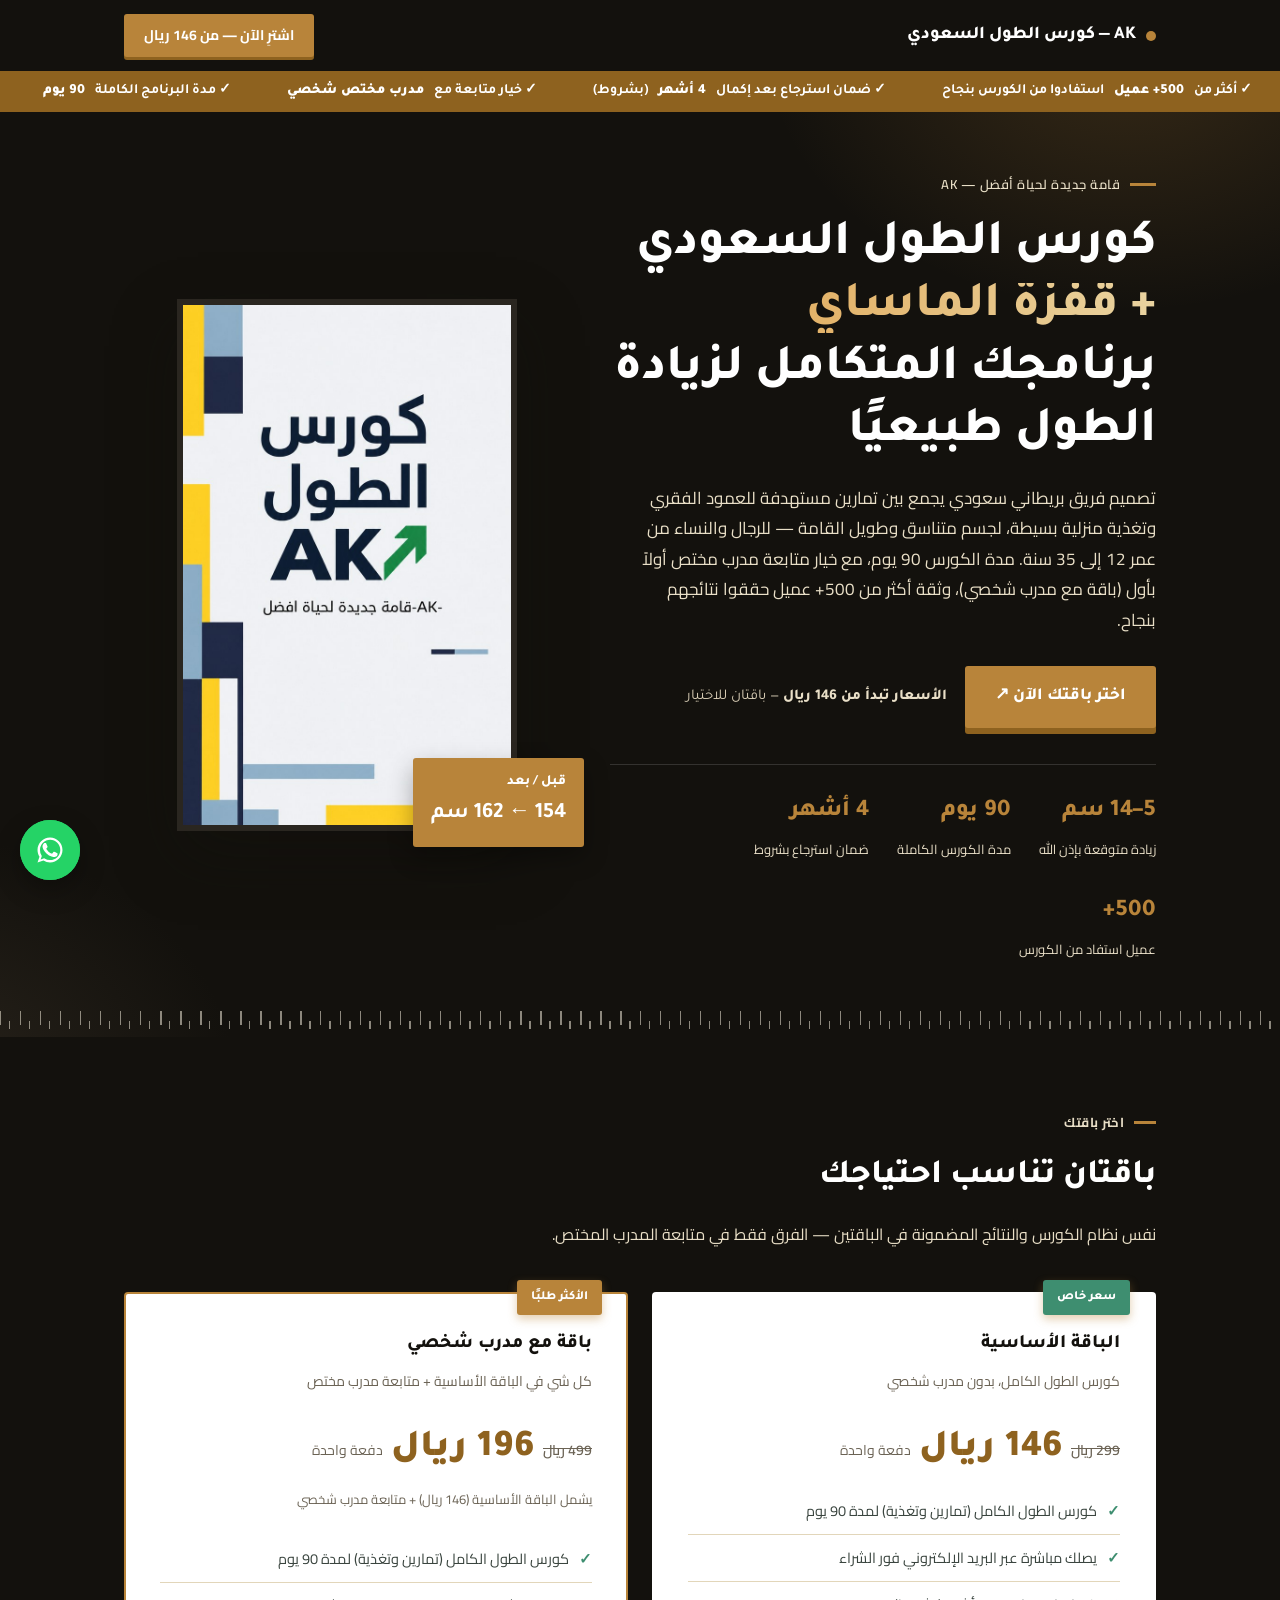
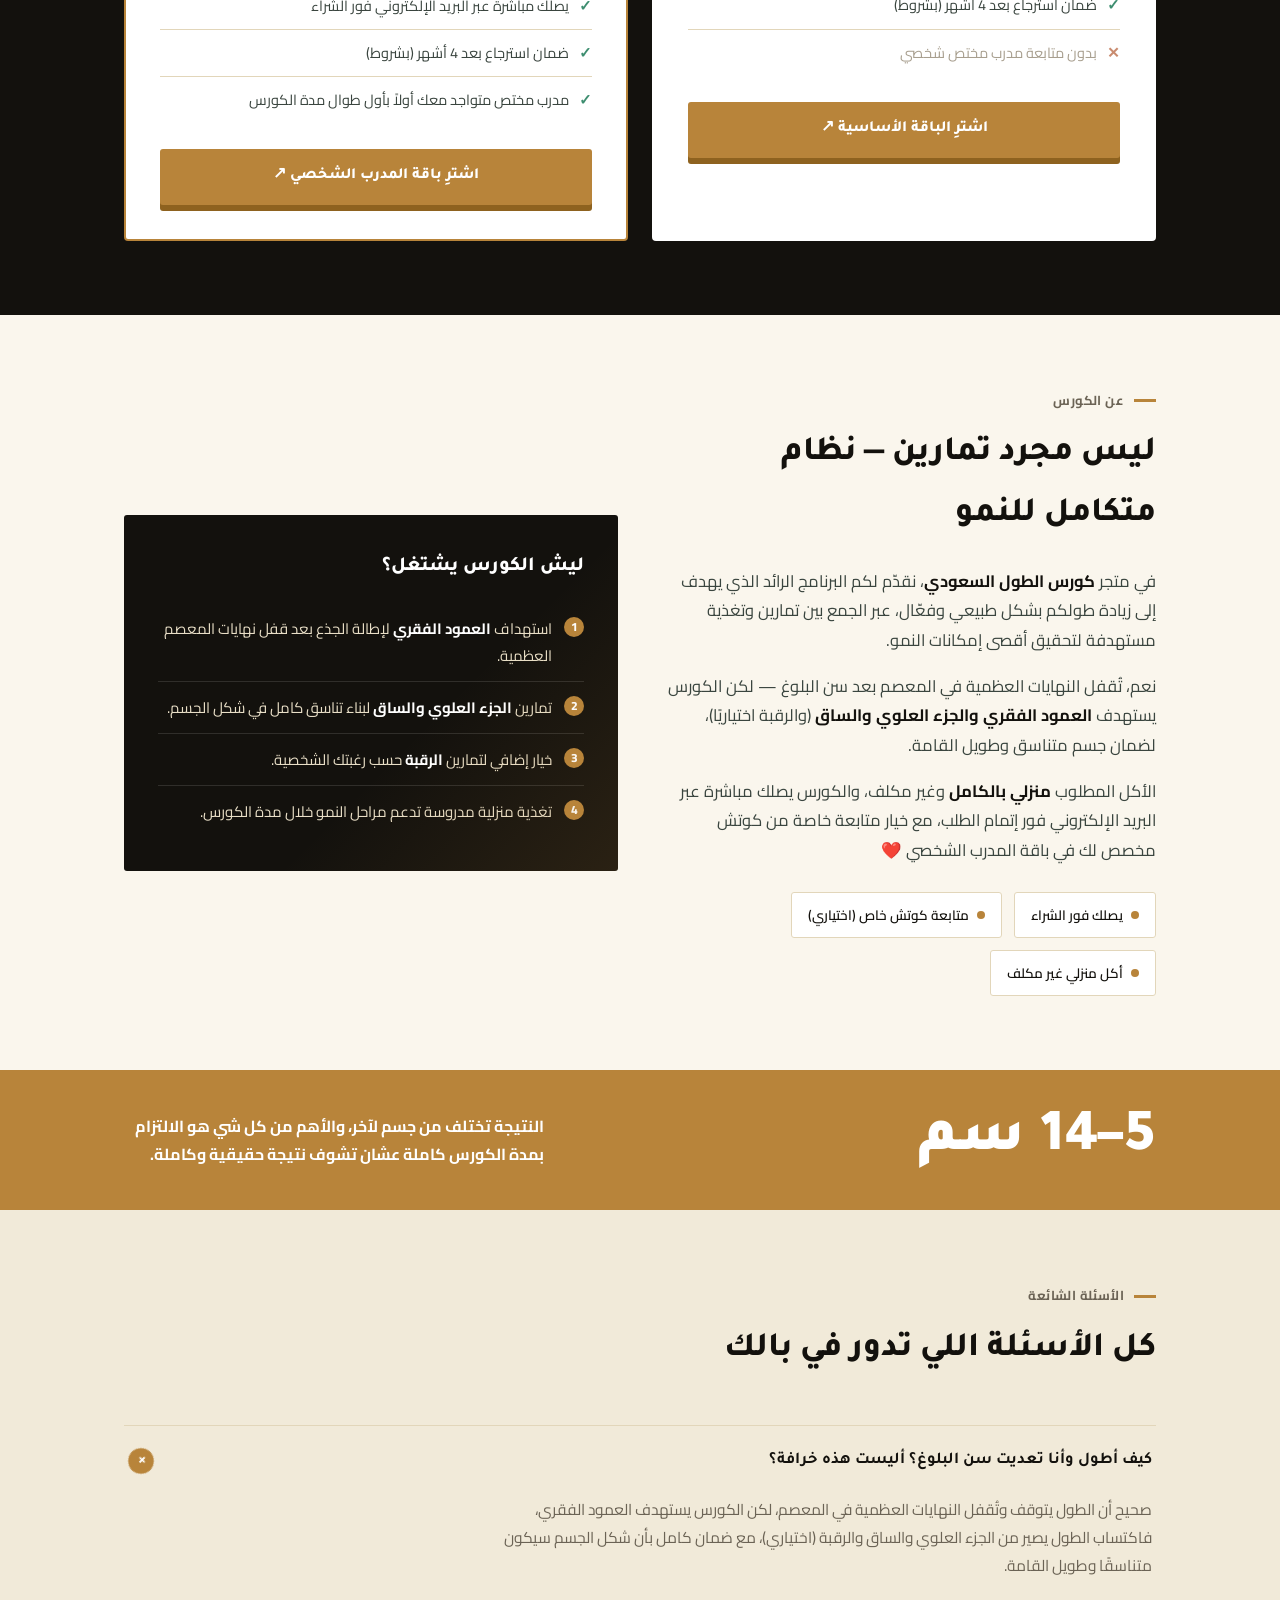
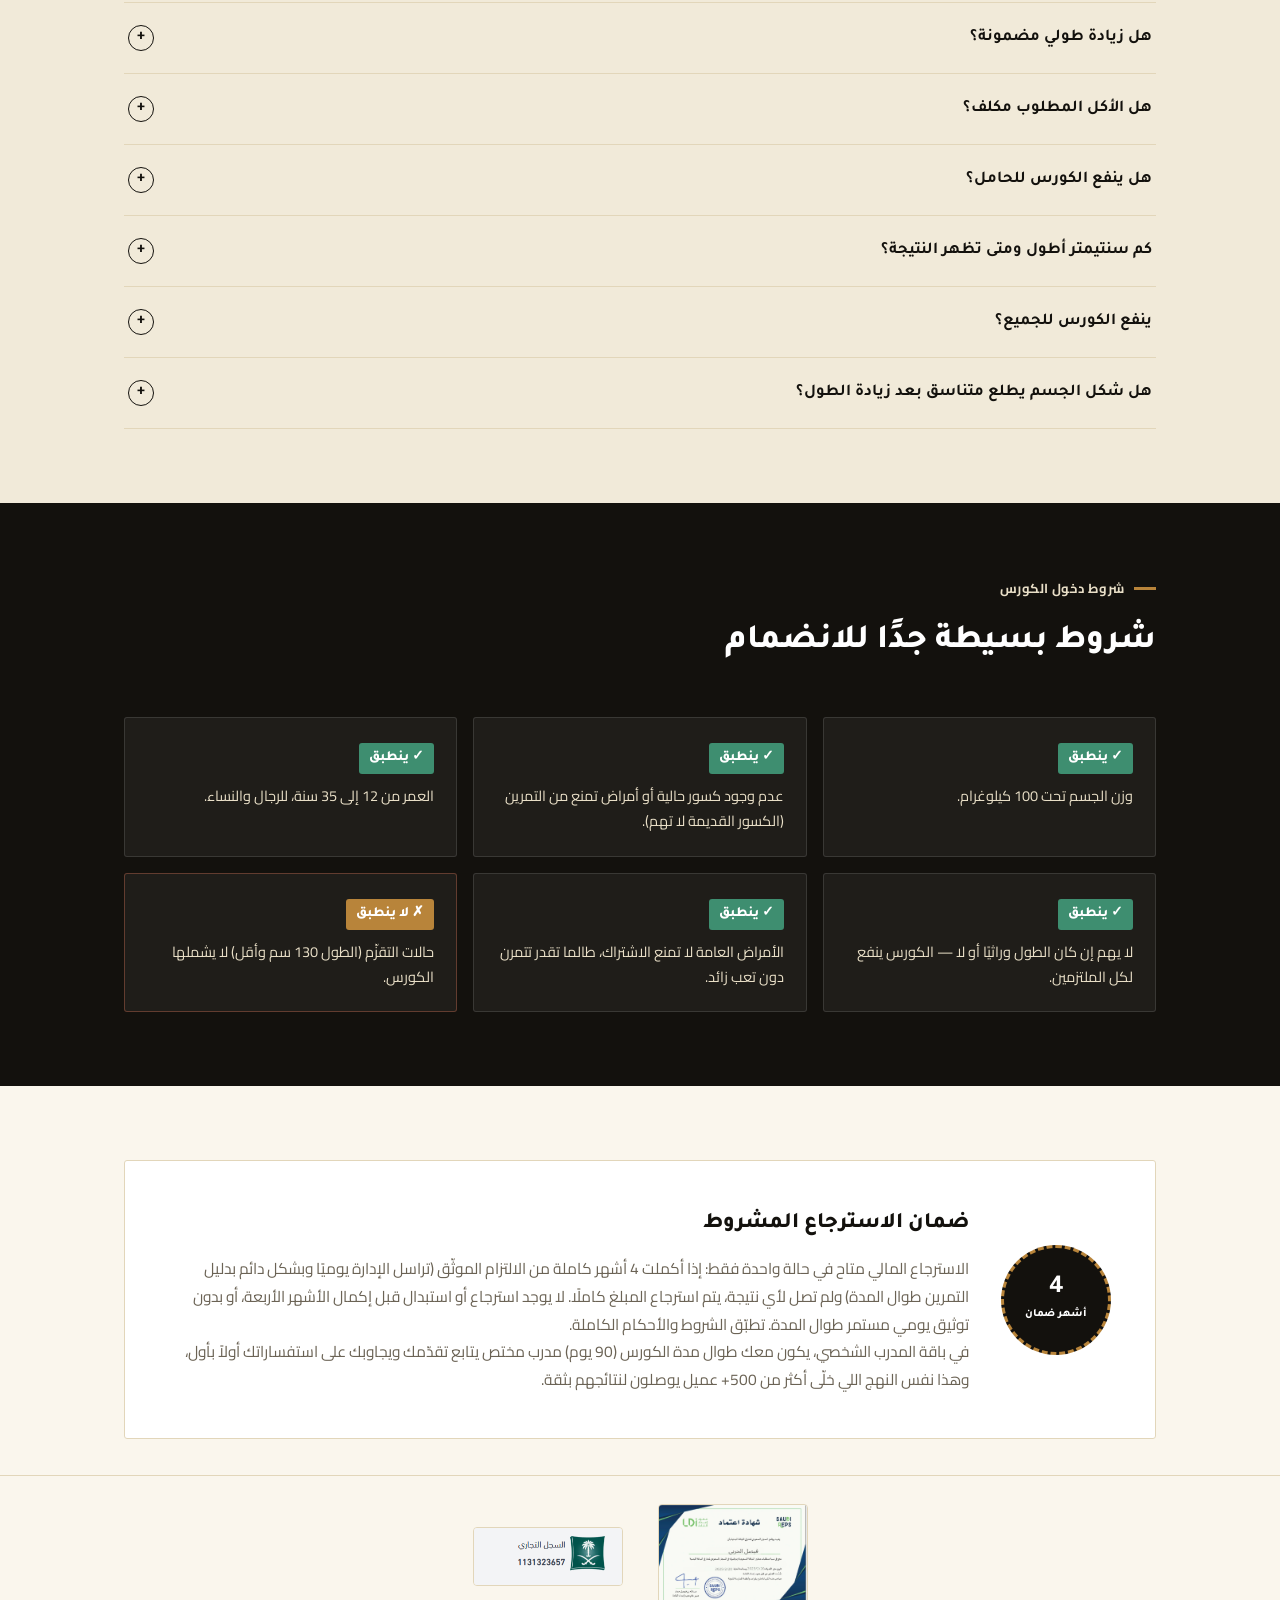
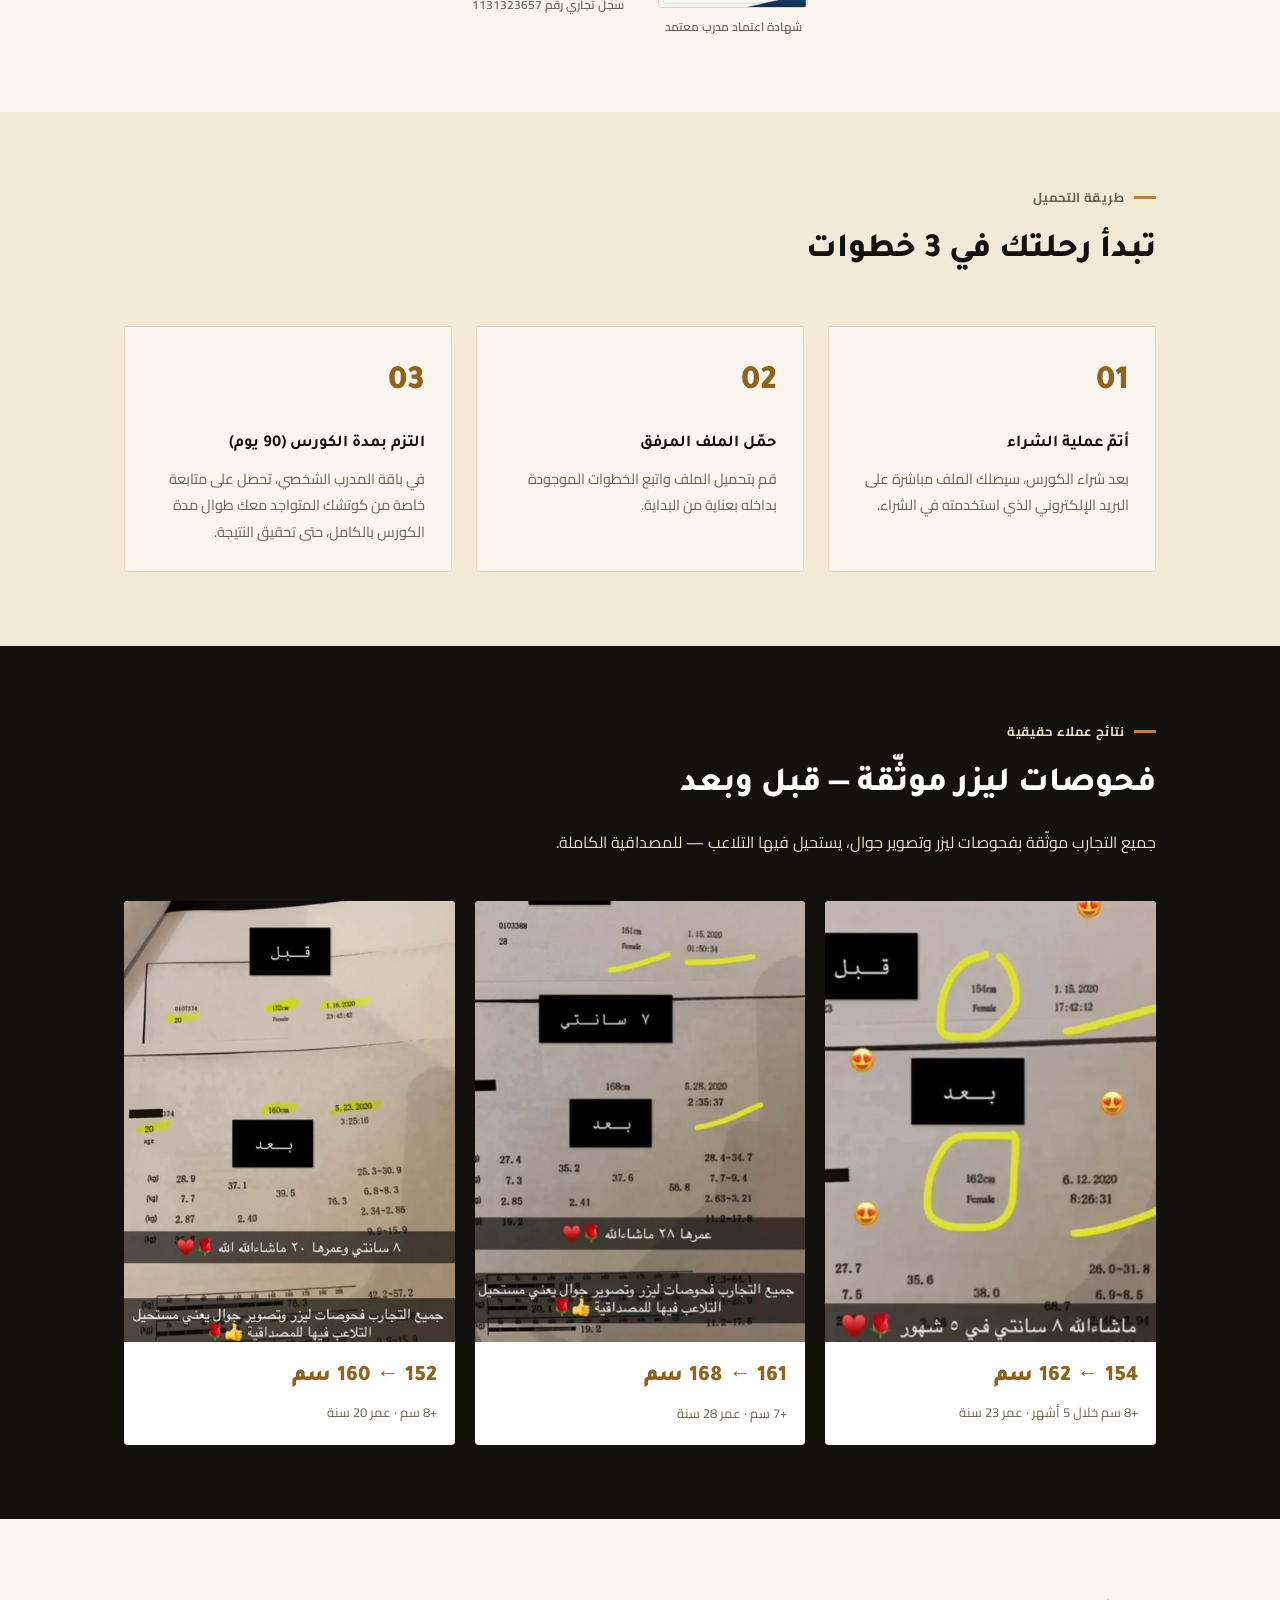
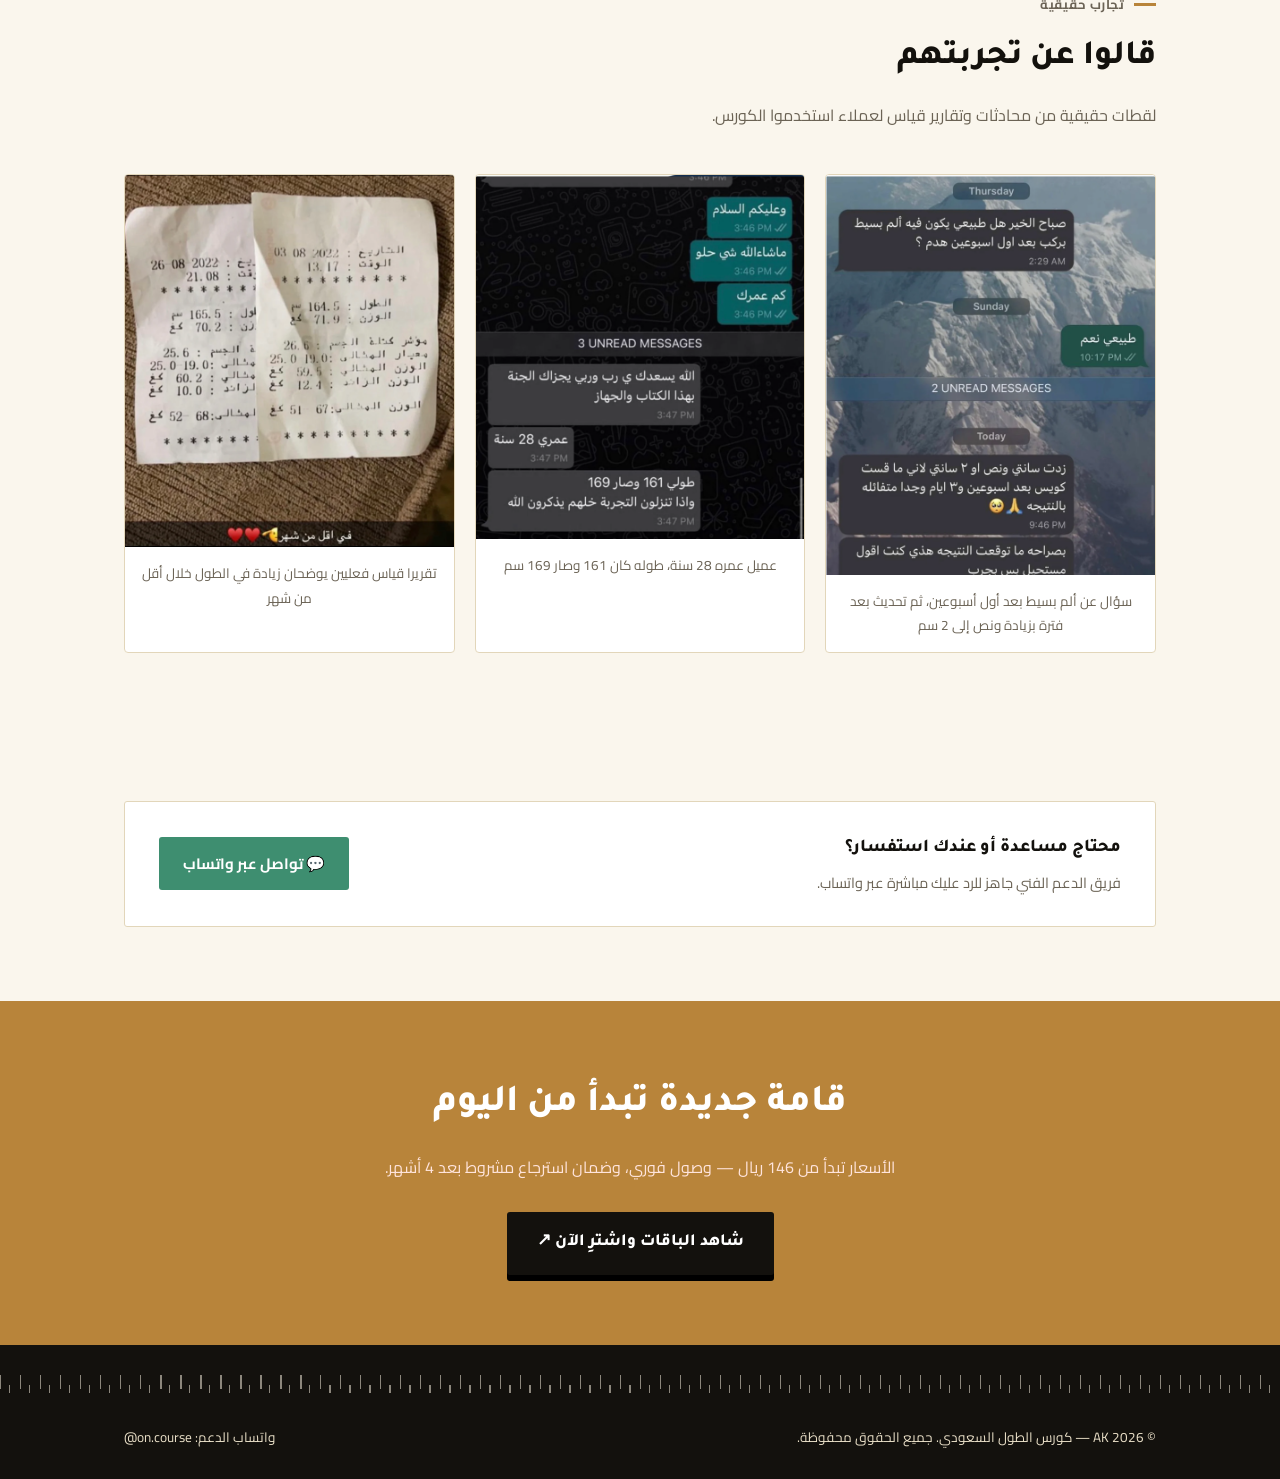
<file: index.html>
<!DOCTYPE html>
<html lang="ar" dir="rtl">
<head>
<!-- Google tag (gtag.js) -->
<script async src="https://www.googletagmanager.com/gtag/js?id=G-021H1Y3XEF"></script>
<script>
  window.dataLayer = window.dataLayer || [];
  function gtag(){dataLayer.push(arguments);}
  gtag('js', new Date());
  gtag('config', 'G-021H1Y3XEF');
</script>
<meta charset="UTF-8">
<meta name="viewport" content="width=device-width, initial-scale=1.0">
<title>كورس الطول السعودي + قفزة الماساي | AK</title>
<link rel="preconnect" href="https://fonts.googleapis.com">
<link rel="preconnect" href="https://fonts.gstatic.com" crossorigin>
<link href="https://fonts.googleapis.com/css2?family=Tajawal:wght@500;700;800;900&family=Cairo:wght@400;500;600;700&display=swap" rel="stylesheet">
<style>
  :root{
    --ink:#1C1A16;
    --teal:#2A2620;
    --teal-deep:#13110D;
    --teal-glow:#332C22;
    --coral:#B8843A;
    --coral-deep:#8E621F;
    --coral-glow:#E3B268;
    --sand:#F1EAD9;
    --paper:#FAF6ED;
    --gold:#8E621F;
    --gold-soft:#E9D3A0;
    --mint:#E9DFC7;
    --muted:#6b6355;
    --line:#e2d6ba;
    --shadow-sm:0 6px 18px rgba(19,17,13,.14);
    --shadow-md:0 16px 40px rgba(19,17,13,.22);
    --shadow-lg:0 26px 60px rgba(19,17,13,.34);
  }
  *{box-sizing:border-box; margin:0; padding:0;}
  html{scroll-behavior:smooth;}
  body{
    font-family:'Cairo', sans-serif;
    background:var(--sand);
    color:var(--ink);
    line-height:1.8;
    overflow-x:hidden;
  }
  h1,h2,h3,.display{font-family:'Tajawal', sans-serif; font-weight:800;}
  img{max-width:100%; display:block;}
  a{color:inherit;}
  .wrap{max-width:1080px; margin:0 auto; padding:0 24px;}

  .reveal{opacity:0; transform:translateY(44px) scale(.97); transition:opacity .8s cubic-bezier(.2,.7,.2,1), transform .8s cubic-bezier(.2,.7,.2,1);}
  .reveal.in-view{opacity:1; transform:translateY(0) scale(1);}
  .reveal-stagger.in-view > *{animation:fadeUp .6s cubic-bezier(.2,.7,.2,1) both;}
  .reveal-stagger.in-view > *:nth-child(1){animation-delay:.05s;}
  .reveal-stagger.in-view > *:nth-child(2){animation-delay:.15s;}
  .reveal-stagger.in-view > *:nth-child(3){animation-delay:.25s;}
  .reveal-stagger.in-view > *:nth-child(4){animation-delay:.35s;}
  .reveal-stagger.in-view > *:nth-child(5){animation-delay:.45s;}
  .reveal-stagger.in-view > *:nth-child(6){animation-delay:.55s;}
  @keyframes fadeUp{from{opacity:0; transform:translateY(22px);} to{opacity:1; transform:translateY(0);}}
  @media (prefers-reduced-motion: reduce){
    .reveal, .reveal-stagger > *{opacity:1 !important; transform:none !important; animation:none !important;}
  }

  .ruler{
    height:26px; position:relative; overflow:hidden;
    background-image:
      repeating-linear-gradient(90deg, var(--ink) 0 1.5px, transparent 1.5px 20px),
      repeating-linear-gradient(90deg, transparent 0 9px, var(--ink) 9px 10.5px, transparent 10.5px 20px);
    background-position:0 0, 0 10px;
    background-size:100% 14px, 100% 8px;
    background-repeat:repeat-x;
    opacity:.9;
  }
  .ruler.on-dark{
    background-image:
      repeating-linear-gradient(90deg, var(--sand) 0 1.5px, transparent 1.5px 20px),
      repeating-linear-gradient(90deg, transparent 0 9px, var(--sand) 9px 10.5px, transparent 10.5px 20px);
    background-position:0 0, 0 10px;
    background-size:100% 14px, 100% 8px;
    opacity:.55;
  }

  .marquee-banner{background:var(--coral-deep); color:#fff; overflow:hidden; white-space:nowrap; position:relative; z-index:51;}
  .marquee-track{display:inline-flex; white-space:nowrap; animation:marquee-scroll 22s linear infinite;}
  .marquee-track span{display:inline-flex; align-items:center; gap:10px; font-family:'Tajawal', sans-serif; font-weight:700; font-size:14px; padding:8px 28px;}
  .marquee-track span b{font-weight:900;}
  @keyframes marquee-scroll{
    from{transform:translateX(0);}
    to{transform:translateX(-50%);}
  }
  @media (prefers-reduced-motion: reduce){
    .marquee-track{animation:none;}
  }
  .topbar{position:sticky; top:0; z-index:50; background:var(--teal-deep); color:#fff; transition:box-shadow .25s ease, background .25s ease;}
  .topbar.scrolled{box-shadow:var(--shadow-md); background:var(--ink);}
  .topbar-inner{display:flex; align-items:center; justify-content:space-between; padding:14px 24px; max-width:1080px; margin:0 auto;}
  .brand{display:flex; align-items:center; gap:10px; font-family:'Tajawal'; font-weight:800; font-size:18px;}
  .brand .dot{width:10px; height:10px; background:var(--coral); border-radius:50%; box-shadow:0 0 0 0 rgba(184,132,58,.55); animation:dotPulse 2.4s ease-out infinite;}
  @keyframes dotPulse{
    0%{box-shadow:0 0 0 0 rgba(184,132,58,.55);}
    70%{box-shadow:0 0 0 9px rgba(184,132,58,0);}
    100%{box-shadow:0 0 0 0 rgba(184,132,58,0);}
  }
  .top-cta{background:var(--coral); color:#fff; font-weight:700; padding:9px 20px; border-radius:3px; font-size:14px; text-decoration:none; white-space:nowrap; transition:transform .15s ease, box-shadow .15s ease; box-shadow:0 3px 0 var(--coral-deep);}
  .top-cta:hover{transform:translateY(-2px); box-shadow:0 5px 12px rgba(184,132,58,.35);}
  .top-cta:active{transform:translateY(0); box-shadow:0 2px 0 var(--coral-deep);}

  .hero{background:var(--teal-deep); color:#fff; position:relative; overflow:hidden; padding:54px 0 0;}
  .hero::before{
    content:''; position:absolute; inset:0; pointer-events:none;
    background:
      radial-gradient(560px 420px at 88% -8%, rgba(184,132,58,.22), transparent 65%),
      radial-gradient(480px 380px at -6% 105%, rgba(51,44,34,.65), transparent 65%);
    animation:heroGlow 10s ease-in-out infinite alternate;
  }
  @keyframes heroGlow{
    from{ background-position:0 0, 0 0; opacity:.85; }
    to{ background-position:-30px 20px, 20px -20px; opacity:1; }
  }
  @media (prefers-reduced-motion: reduce){ .hero::before{animation:none;} }
  .hero .wrap{display:grid; grid-template-columns:1.1fr .9fr; gap:40px; align-items:center; position:relative; z-index:1;}
  .eyebrow{display:inline-flex; align-items:center; gap:10px; color:var(--mint); font-size:13px; letter-spacing:.5px; margin-bottom:18px; font-weight:600;}
  .eyebrow::before{content:''; width:26px; height:3px; background:var(--coral);}
  .hero h1{font-size:clamp(32px,4.5vw,50px); line-height:1.25; color:#fff; margin-bottom:18px;}
  .hero h1 em{color:var(--coral-glow); font-style:normal; background:linear-gradient(90deg, var(--coral-glow), var(--gold-soft)); -webkit-background-clip:text; background-clip:text; -webkit-text-fill-color:transparent;}
  .hero p.lead{color:var(--mint); font-size:17px; max-width:520px; margin-bottom:30px;}
  .hero-ctas{display:flex; align-items:center; gap:18px; flex-wrap:wrap; margin-bottom:36px;}

  .hero-copy > *{opacity:0; transform:translateY(24px); animation:heroIn .7s cubic-bezier(.2,.7,.2,1) forwards;}
  .hero-copy .eyebrow{animation-delay:.05s;}
  .hero-copy h1{animation-delay:.18s;}
  .hero-copy p.lead{animation-delay:.32s;}
  .hero-copy .hero-ctas{animation-delay:.46s;}
  .hero-copy .hero-stats{animation-delay:.6s;}
  @keyframes heroIn{to{opacity:1; transform:translateY(0);}}
  @media (prefers-reduced-motion: reduce){ .hero-copy > *{animation:none; opacity:1; transform:none;} }
  .btn-primary{display:inline-flex; align-items:center; gap:10px; background:var(--coral); color:#fff; font-family:'Tajawal'; font-weight:800; font-size:17px; padding:16px 30px; border-radius:3px; text-decoration:none; box-shadow:0 6px 0 var(--coral-deep); transition:transform .15s ease, box-shadow .15s ease; position:relative; overflow:hidden; isolation:isolate;}
  .btn-primary::before{
    content:''; position:absolute; inset:0; z-index:-1;
    background:linear-gradient(115deg, transparent 20%, rgba(255,255,255,.35) 45%, transparent 70%);
    transform:translateX(-120%); animation:btnShine 3.2s ease-in-out infinite;
  }
  @keyframes btnShine{ 0%,55%{transform:translateX(-120%);} 100%{transform:translateX(120%);} }
  .btn-primary:hover{transform:translateY(2px) scale(1.015); box-shadow:0 4px 0 var(--coral-deep), 0 10px 26px rgba(184,132,58,.35);}
  .btn-primary:active{transform:translateY(4px) scale(1); box-shadow:0 2px 0 var(--coral-deep);}
  @media (prefers-reduced-motion: reduce){ .btn-primary::before{animation:none;} }
  .price-tag{font-family:'Tajawal'; font-weight:800; font-size:15px; color:var(--mint);}
  .price-tag a{color:inherit; text-decoration:underline; text-underline-offset:3px;}

  .pricing{background:var(--teal-deep); color:#fff;}
  .pricing .section-head h2{color:#fff;}
  .pricing .section-head .kicker{color:var(--mint);}
  .pricing .section-head p{color:var(--mint);}
  .pricing-grid{display:grid; grid-template-columns:1fr 1fr; gap:24px;}
  .pricing-card{background:#fff; color:var(--ink); border-radius:4px; padding:34px; position:relative; border:2px solid transparent; transition:transform .25s ease, box-shadow .25s ease;}
  .pricing-card:hover{transform:translateY(-6px); box-shadow:var(--shadow-lg);}
  .pricing-card.featured{border-color:var(--coral);}
  .pricing-badge{position:absolute; top:-14px; right:24px; background:var(--coral); color:#fff; font-family:'Tajawal'; font-weight:800; font-size:12.5px; padding:6px 14px; border-radius:3px; box-shadow:0 4px 10px rgba(184,132,58,.4);}
  .pricing-name{font-family:'Tajawal'; font-weight:800; font-size:19px; color:var(--teal-deep); margin-bottom:6px;}
  .pricing-desc{color:var(--muted); font-size:14px; margin-bottom:22px;}
  .pricing-price{display:flex; align-items:baseline; gap:8px; margin-bottom:4px;}
  .pricing-price b{font-family:'Tajawal'; font-weight:900; font-size:38px; color:var(--coral-deep);}
  .pricing-price span{font-size:14px; color:var(--muted);}
  .pricing-old{font-size:16px; color:#a89f8f; text-decoration:line-through; font-weight:600;}
  .pricing-badge.static{background:#3E8E70;}
  .pricing-sar{font-size:13px; color:var(--muted); margin-bottom:24px;}
  .pricing-list{list-style:none; margin-bottom:26px;}
  .pricing-list li{display:flex; align-items:flex-start; gap:10px; padding:10px 0; border-top:1px solid var(--line); font-size:14.5px; color:#3a453f;}
  .pricing-list li:first-child{border-top:none;}
  .pricing-list li.off{color:#a89f8f;}
  .pricing-list .tick{color:#3E8E70; font-weight:800; flex:none;}
  .pricing-list .cross{color:#c98b6f; font-weight:800; flex:none;}
  .pricing-card .btn-primary{width:100%; justify-content:center; font-size:15.5px; padding:14px 20px;}
  @media (max-width:860px){ .pricing-grid{grid-template-columns:1fr;} }

  .hero-stats{display:flex; gap:28px; flex-wrap:wrap; padding-top:26px; border-top:1px solid rgba(255,255,255,.14);}
  .stat{transition:transform .2s ease;}
  .stat:hover{transform:translateY(-3px);}
  .stat b{display:block; font-family:'Tajawal'; font-weight:800; font-size:24px; color:var(--coral);}
  .stat span{font-size:13px; color:var(--mint);}

  .hero-art{position:relative; display:flex; justify-content:center; animation:heroFloat 5s ease-in-out infinite;}
  .hero-cover{width:100%; max-width:340px; border:6px solid var(--teal); box-shadow:var(--shadow-lg);}
  .hero-tick-badge{
    position:absolute; bottom:-16px; right:-14px; background:var(--coral); color:#fff;
    font-family:'Tajawal'; font-weight:800; font-size:14px; padding:12px 18px; border-radius:3px;
    box-shadow:0 10px 24px rgba(0,0,0,.3);
  }
  .hero-tick-badge b{font-size:22px; display:block;}
  @keyframes heroFloat{
    0%,100%{transform:translateY(0);}
    50%{transform:translateY(-10px);}
  }
  @media (prefers-reduced-motion: reduce){ .hero-art{animation:none;} }

  section{padding:74px 0;}
  .section-head{max-width:640px; margin-bottom:44px;}
  .section-head .kicker{display:flex; align-items:center; gap:10px; color:var(--muted); font-weight:700; font-size:13px; letter-spacing:.4px; margin-bottom:12px;}
  .section-head .kicker::before{content:''; width:22px; height:3px; background:var(--coral);}
  .section-head h2{font-size:clamp(24px,3vw,34px); color:var(--teal-deep);}
  .section-head p{color:var(--muted); margin-top:12px; font-size:16px;}

  .about{background:var(--paper);}
  .about-grid{display:grid; grid-template-columns:1fr 1fr; gap:44px; align-items:center;}
  .about-copy p{color:#3a453f; margin-bottom:16px; font-size:16.5px;}
  .about-copy strong{color:var(--teal-deep);}
  .badge-row{display:flex; gap:12px; margin-top:26px; flex-wrap:wrap;}
  .badge{background:#fff; border:1px solid var(--line); border-radius:3px; padding:10px 16px; font-size:13.5px; font-weight:600; color:var(--teal-deep); display:flex; align-items:center; gap:8px; transition:transform .2s ease, box-shadow .2s ease, border-color .2s ease;}
  .badge:hover{transform:translateY(-3px); box-shadow:var(--shadow-sm); border-color:var(--coral);}
  .badge .sq{width:8px; height:8px; background:var(--coral); border-radius:50%;}

  .growth-card{background:var(--teal-deep); color:#fff; padding:34px; border-radius:3px; position:relative; overflow:hidden; transition:transform .3s ease, box-shadow .3s ease;}
  .growth-card:hover{transform:translateY(-4px); box-shadow:var(--shadow-lg);}
  .growth-card::after{content:''; position:absolute; inset:0; background:linear-gradient(135deg, transparent 60%, rgba(184,132,58,.14));}
  .growth-card h3{font-size:20px; margin-bottom:18px; position:relative;}
  .growth-list{list-style:none; position:relative;}
  .growth-list li{display:flex; align-items:flex-start; gap:12px; padding:12px 0; border-top:1px solid rgba(255,255,255,.12); font-size:15px; color:var(--mint);}
  .growth-list li:first-child{border-top:none;}
  .growth-list li b{color:#fff; font-weight:700;}
  .growth-list .mark{width:20px; height:20px; min-width:20px; background:var(--coral); color:#fff; border-radius:50%; display:flex; align-items:center; justify-content:center; font-weight:800; font-size:12px; margin-top:2px;}

  .range-strip{background:var(--coral); color:#fff; padding:40px 0;}
  .range-inner{display:flex; align-items:center; justify-content:space-between; flex-wrap:wrap; gap:24px;}
  .range-num{font-family:'Tajawal'; font-weight:900; font-size:clamp(38px,6vw,60px); line-height:1;}
  .range-inner p{font-weight:700; font-size:16px; max-width:420px;}

  .faq-list{border-top:1px solid var(--line);}
  .faq-item{border-bottom:1px solid var(--line);}
  .faq-q{width:100%; text-align:right; background:none; border:none; cursor:pointer; display:flex; align-items:center; justify-content:space-between; gap:20px; padding:22px 4px; font-family:'Tajawal'; font-weight:700; font-size:16.5px; color:var(--teal-deep); transition:color .2s ease;}
  .faq-q:hover{color:var(--coral-deep);}
  .faq-q .plus{min-width:26px; height:26px; border:1.5px solid var(--teal-deep); border-radius:50%; display:flex; align-items:center; justify-content:center; font-size:16px; flex:none; transition:transform .2s ease, background .2s ease, color .2s ease;}
  .faq-item.open .faq-q .plus{background:var(--coral); border-color:var(--coral); color:#fff; transform:rotate(45deg);}
  .faq-a{max-height:0; overflow:hidden; transition:max-height .3s ease;}
  .faq-a p{padding:0 4px 22px; color:var(--muted); font-size:15.5px; max-width:680px;}

  .elig{background:var(--teal-deep); color:#fff;}
  .elig .section-head h2{color:#fff;}
  .elig .section-head p{color:var(--mint);}
  .elig .section-head .kicker{color:var(--mint);}
  .elig-grid{display:grid; grid-template-columns:repeat(3,1fr); gap:16px;}
  .elig-card{background:rgba(255,255,255,.05); border:1px solid rgba(255,255,255,.12); padding:22px; border-radius:3px; transition:transform .25s ease, background .25s ease, border-color .25s ease;}
  .elig-card:hover{transform:translateY(-5px); background:rgba(255,255,255,.09); border-color:rgba(255,255,255,.28);}
  .elig-card.no{border-color:rgba(227,120,90,.35);}
  .elig-icon{font-family:'Tajawal'; font-weight:800; font-size:14px; margin-bottom:10px; display:inline-block; padding:3px 10px; border-radius:3px;}
  .elig-card.yes .elig-icon{background:#3E8E70; color:#fff;}
  .elig-card.no .elig-icon{background:var(--coral); color:#fff;}
  .elig-card p{font-size:14.5px; color:var(--mint); line-height:1.7;}

  .guarantee{background:var(--paper);}
  .g-box{background:#fff; border:1px solid var(--line); border-radius:3px; padding:44px; display:grid; grid-template-columns:auto 1fr; gap:32px; align-items:center;}
  .g-badge{width:110px; height:110px; border-radius:50%; background:var(--teal-deep); color:#fff; display:flex; flex-direction:column; align-items:center; justify-content:center; font-family:'Tajawal'; font-weight:800; text-align:center; flex:none; border:3px dashed var(--coral); animation:spinSlow 16s linear infinite;}
  @keyframes spinSlow{from{border-style:dashed; transform:rotate(0deg);} to{transform:rotate(360deg);}}
  @media (prefers-reduced-motion: reduce){ .g-badge{animation:none;} }
  .g-badge b{font-size:26px; line-height:1;}
  .g-badge span{font-size:11px; margin-top:4px;}
  .g-box h3{font-size:22px; margin-bottom:10px; color:var(--teal-deep);}
  .g-box p{color:var(--muted); font-size:15.5px;}

  .steps-grid{display:grid; grid-template-columns:repeat(3,1fr); gap:24px;}
  .step-card{background:var(--paper); border:1px solid var(--line); padding:26px; border-radius:3px; position:relative; transition:transform .25s ease, box-shadow .25s ease, border-color .25s ease;}
  .step-card:hover{transform:translateY(-6px); box-shadow:var(--shadow-md); border-color:var(--coral);}
  .step-num{font-family:'Tajawal'; font-weight:900; font-size:34px; color:var(--gold); margin-bottom:14px;}
  .step-card h4{font-size:16.5px; margin-bottom:8px; color:var(--teal-deep); font-family:'Tajawal'; font-weight:700;}
  .step-card p{font-size:14.5px; color:var(--muted);}

  .results{background:var(--teal-deep); color:#fff;}
  .results .section-head h2{color:#fff;}
  .results .section-head .kicker{color:var(--mint);}
  .results .section-head p{color:var(--mint);}
  .results-grid{display:grid; grid-template-columns:repeat(3,1fr); gap:20px;}
  .result-card{background:#fff; border-radius:4px; overflow:hidden; color:var(--ink); transition:transform .3s ease, box-shadow .3s ease;}
  .result-card:hover{transform:translateY(-6px); box-shadow:var(--shadow-lg);}
  .result-card:hover .result-img{transform:scale(1.06);}
  .result-img{width:100%; aspect-ratio:3/4; object-fit:cover; display:block; transition:transform .5s ease;}
  .result-meta{padding:16px 18px 20px;}
  .result-delta{font-family:'Tajawal'; font-weight:900; font-size:22px; color:var(--coral-deep); margin-bottom:4px;}
  .result-sub{font-size:13px; color:var(--muted);}

  .testimonials{background:var(--paper);}
  .testimonial-grid{display:grid; grid-template-columns:repeat(3,1fr); gap:20px;}
  .testimonial-card{background:#fff; border:1px solid var(--line); border-radius:4px; overflow:hidden; transition:transform .3s ease, box-shadow .3s ease;}
  .testimonial-card:hover{transform:translateY(-6px); box-shadow:var(--shadow-lg);}
  .testimonial-img{width:100%; display:block;}
  .testimonial-cap{padding:14px 16px; font-size:13.5px; color:var(--muted); text-align:center;}

  .trust-bar{display:flex; align-items:center; justify-content:center; gap:34px; flex-wrap:wrap; margin-top:36px; padding-top:28px; border-top:1px solid var(--line);}
  .trust-item{display:flex; flex-direction:column; align-items:center; gap:8px; text-align:center;}
  .trust-item img{max-width:150px; border-radius:4px; border:1px solid var(--line);}
  .trust-item span{font-size:12px; color:var(--muted); font-weight:600;}

  .support{background:var(--paper);}
  .support-box{display:flex; align-items:center; justify-content:space-between; gap:24px; flex-wrap:wrap; background:#fff; border:1px solid var(--line); padding:30px 34px; border-radius:3px;}
  .support-box h3{font-size:18px; color:var(--teal-deep); margin-bottom:6px;}
  .support-box p{color:var(--muted); font-size:14.5px;}
  .wa-btn{display:inline-flex; align-items:center; gap:10px; background:#3E8E70; color:#fff; font-weight:700; font-size:15px; padding:13px 24px; border-radius:3px; text-decoration:none; flex:none; transition:transform .18s ease, box-shadow .18s ease;}
  .wa-btn:hover{transform:translateY(-2px); box-shadow:0 10px 22px rgba(62,142,112,.35);}

  .wa-float{
    position:fixed; left:20px; bottom:20px; z-index:60;
    width:60px; height:60px; border-radius:50%; background:#25D366; color:#fff;
    display:flex; align-items:center; justify-content:center; text-decoration:none;
    box-shadow:0 10px 26px rgba(0,0,0,.28);
    animation:waPop .5s cubic-bezier(.34,1.56,.64,1) .6s both;
  }
  .wa-float svg{width:30px; height:30px; position:relative; z-index:2;}
  .wa-float::before{
    content:''; position:absolute; inset:0; border-radius:50%; background:#25D366;
    animation:waRing 2.2s ease-out infinite;
  }
  .wa-float:hover{transform:scale(1.08);}
  .wa-tooltip{
    position:absolute; top:50%; left:calc(100% + 12px); transform:translateY(-50%);
    background:var(--ink); color:#fff; font-size:13px; font-weight:600; padding:8px 14px;
    border-radius:6px; white-space:nowrap; opacity:0; pointer-events:none; transition:opacity .2s ease, left .2s ease;
  }
  .wa-float:hover .wa-tooltip{opacity:1; left:calc(100% + 16px);}
  @keyframes waRing{
    0%{transform:scale(1); opacity:.55;}
    100%{transform:scale(1.9); opacity:0;}
  }
  @keyframes waPop{
    0%{transform:scale(0); opacity:0;}
    100%{transform:scale(1); opacity:1;}
  }
  @media (max-width:520px){
    .wa-float{width:54px; height:54px; left:14px; bottom:14px;}
    .wa-float svg{width:26px; height:26px;}
    .wa-tooltip{display:none;}
  }
  @media (prefers-reduced-motion: reduce){
    .wa-float{animation:none;}
    .wa-float::before{animation:none;}
  }

  .final-cta{background:var(--coral); text-align:center; padding:70px 0; position:relative; overflow:hidden; color:#fff;}
  .final-cta h2{font-size:clamp(26px,4vw,38px); margin-bottom:14px;}
  .final-cta p{color:#ffe4dc; margin-bottom:30px; font-size:16px;}
  .final-cta .btn-primary{background:var(--teal-deep); box-shadow:0 6px 0 #000000;}
  .final-cta .btn-primary:hover{box-shadow:0 4px 0 #000000;}

  footer{background:var(--teal-deep); color:var(--mint); padding:30px 0; font-size:13.5px;}
  .footer-inner{display:flex; justify-content:space-between; align-items:center; flex-wrap:wrap; gap:12px;}

  @media (max-width:860px){
    .hero .wrap{grid-template-columns:1fr; text-align:center;}
    .eyebrow, .hero-ctas{justify-content:center;}
    .hero p.lead{margin-left:auto; margin-right:auto;}
    .hero-stats{justify-content:center;}
    .hero-art{order:-1;}
    .about-grid{grid-template-columns:1fr;}
    .elig-grid{grid-template-columns:1fr 1fr;}
    .steps-grid{grid-template-columns:1fr;}
    .results-grid{grid-template-columns:1fr;}
    .g-box{grid-template-columns:1fr; text-align:center; justify-items:center;}
    .support-box{flex-direction:column; text-align:center;}
  }
  @media (max-width:520px){
    .elig-grid{grid-template-columns:1fr;}
    .top-cta{display:none;}
  }
  @media (prefers-reduced-motion: reduce){
    *{transition:none !important; scroll-behavior:auto !important;}
  }
</style>
</head>
<body>

<div class="topbar">
  <div class="topbar-inner">
    <div class="brand"><span class="dot"></span> AK — كورس الطول السعودي</div>
    <a class="top-cta" href="#pricing">اشترِ الآن — من 146 ريال</a>
  </div>
</div>

<div class="marquee-banner">
  <div class="marquee-track">
    <span>✓ أكثر من <b>500+ عميل</b> استفادوا من الكورس بنجاح</span>
    <span>✓ ضمان استرجاع بعد إكمال <b>4 أشهر</b> (بشروط)</span>
    <span>✓ خيار متابعة مع <b>مدرب مختص شخصي</b></span>
    <span>✓ مدة البرنامج الكاملة <b>90 يوم</b></span>
    <span>✓ أكثر من <b>500+ عميل</b> استفادوا من الكورس بنجاح</span>
    <span>✓ ضمان استرجاع بعد إكمال <b>4 أشهر</b> (بشروط)</span>
    <span>✓ خيار متابعة مع <b>مدرب مختص شخصي</b></span>
    <span>✓ مدة البرنامج الكاملة <b>90 يوم</b></span>
  </div>
</div>

<section class="hero">
  <div class="wrap">
    <div class="hero-copy">
      <div class="eyebrow">قامة جديدة لحياة أفضل — AK</div>
      <h1>كورس الطول السعودي <em>+ قفزة الماساي</em><br>برنامجك المتكامل لزيادة الطول طبيعيًا</h1>
      <p class="lead">تصميم فريق بريطاني سعودي يجمع بين تمارين مستهدفة للعمود الفقري وتغذية منزلية بسيطة، لجسم متناسق وطويل القامة — للرجال والنساء من عمر 12 إلى 35 سنة. مدة الكورس 90 يوم، مع خيار متابعة مدرب مختص أولاً بأول (باقة مع مدرب شخصي)، وثقة أكثر من 500+ عميل حققوا نتائجهم بنجاح.</p>
      <div class="hero-ctas">
        <a class="btn-primary" href="#pricing">اختر باقتك الآن ↗</a>
        <div class="price-tag">الأسعار تبدأ من 146 ريال <span style="font-weight:400;color:#d8cdb5;">— باقتان للاختيار</span></div>
      </div>
      <div class="hero-stats">
        <div class="stat"><b>5–14 سم</b><span>زيادة متوقعة بإذن الله</span></div>
        <div class="stat"><b>90 يوم</b><span>مدة الكورس الكاملة</span></div>
        <div class="stat"><b>4 أشهر</b><span>ضمان استرجاع بشروط</span></div>
        <div class="stat"><b>500+</b><span>عميل استفاد من الكورس</span></div>
      </div>
    </div>
    <div class="hero-art">
      <img class="hero-cover" src="[data-uri]" alt="غلاف كورس الطول AK">
      <div class="hero-tick-badge">قبل / بعد<b>154 ← 162 سم</b></div>
    </div>
  </div>
  <div class="ruler on-dark" style="margin-top:48px;"></div>
</section>

<section class="pricing" id="pricing">
  <div class="wrap">
    <div class="section-head reveal">
      <div class="kicker">اختر باقتك</div>
      <h2>باقتان تناسب احتياجك</h2>
      <p>نفس نظام الكورس والنتائج المضمونة في الباقتين — الفرق فقط في متابعة المدرب المختص.</p>
    </div>
    <div class="pricing-grid reveal-stagger reveal">
      <div class="pricing-card">
        <div class="pricing-badge static">سعر خاص</div>
        <div class="pricing-name">الباقة الأساسية</div>
        <div class="pricing-desc">كورس الطول الكامل، بدون مدرب شخصي</div>
        <div class="pricing-price"><span class="pricing-old">299 ريال</span><b>146 ريال</b><span>دفعة واحدة</span></div>
        <ul class="pricing-list">
          <li><span class="tick">✓</span><span>كورس الطول الكامل (تمارين وتغذية) لمدة 90 يوم</span></li>
          <li><span class="tick">✓</span><span>يصلك مباشرة عبر البريد الإلكتروني فور الشراء</span></li>
          <li><span class="tick">✓</span><span>ضمان استرجاع بعد 4 أشهر (بشروط)</span></li>
          <li class="off"><span class="cross">✕</span><span>بدون متابعة مدرب مختص شخصي</span></li>
        </ul>
        <a class="btn-primary" href="https://courseon.gumroad.com/l/iwwwb?wanted=true" target="_blank" rel="noopener">اشترِ الباقة الأساسية ↗</a>
      </div>
      <div class="pricing-card featured">
        <div class="pricing-badge">الأكثر طلبًا</div>
        <div class="pricing-name">باقة مع مدرب شخصي</div>
        <div class="pricing-desc">كل شي في الباقة الأساسية + متابعة مدرب مختص</div>
        <div class="pricing-price"><span class="pricing-old">499 ريال</span><b>196 ريال</b><span>دفعة واحدة</span></div>
        <div class="pricing-sar">يشمل الباقة الأساسية (146 ريال) + متابعة مدرب شخصي</div>
        <ul class="pricing-list">
          <li><span class="tick">✓</span><span>كورس الطول الكامل (تمارين وتغذية) لمدة 90 يوم</span></li>
          <li><span class="tick">✓</span><span>يصلك مباشرة عبر البريد الإلكتروني فور الشراء</span></li>
          <li><span class="tick">✓</span><span>ضمان استرجاع بعد 4 أشهر (بشروط)</span></li>
          <li><span class="tick">✓</span><span>مدرب مختص متواجد معك أولاً بأول طوال مدة الكورس</span></li>
        </ul>
        <a class="btn-primary" href="https://courseon.gumroad.com/l/fyykqd?wanted=true" target="_blank" rel="noopener">اشترِ باقة المدرب الشخصي ↗</a>
      </div>
    </div>
  </div>
</section>

<section class="about">
  <div class="wrap">
    <div class="about-grid reveal">
      <div class="about-copy">
        <div class="section-head reveal" style="margin-bottom:20px;">
          <div class="kicker">عن الكورس</div>
          <h2>ليس مجرد تمارين — نظام متكامل للنمو</h2>
        </div>
        <p>في متجر <strong>كورس الطول السعودي</strong>، نقدّم لكم البرنامج الرائد الذي يهدف إلى زيادة طولكم بشكل طبيعي وفعّال، عبر الجمع بين تمارين وتغذية مستهدفة لتحقيق أقصى إمكانات النمو.</p>
        <p>نعم، تُقفل النهايات العظمية في المعصم بعد سن البلوغ — لكن الكورس يستهدف <strong>العمود الفقري والجزء العلوي والساق</strong> (والرقبة اختياريًا)، لضمان جسم متناسق وطويل القامة.</p>
        <p>الأكل المطلوب <strong>منزلي بالكامل</strong> وغير مكلف، والكورس يصلك مباشرة عبر البريد الإلكتروني فور إتمام الطلب، مع خيار متابعة خاصة من كوتش مخصص لك في باقة المدرب الشخصي ❤️</p>
        <div class="badge-row">
          <div class="badge"><span class="sq"></span> يصلك فور الشراء</div>
          <div class="badge"><span class="sq"></span> متابعة كوتش خاص (اختياري)</div>
          <div class="badge"><span class="sq"></span> أكل منزلي غير مكلف</div>
        </div>
      </div>
      <div class="growth-card">
        <h3>ليش الكورس يشتغل؟</h3>
        <ul class="growth-list">
          <li><span class="mark">1</span><span>استهداف <b>العمود الفقري</b> لإطالة الجذع بعد قفل نهايات المعصم العظمية.</span></li>
          <li><span class="mark">2</span><span>تمارين <b>الجزء العلوي والساق</b> لبناء تناسق كامل في شكل الجسم.</span></li>
          <li><span class="mark">3</span><span>خيار إضافي لتمارين <b>الرقبة</b> حسب رغبتك الشخصية.</span></li>
          <li><span class="mark">4</span><span>تغذية منزلية مدروسة تدعم مراحل النمو خلال مدة الكورس.</span></li>
        </ul>
      </div>
    </div>
  </div>
</section>

<div class="range-strip">
  <div class="wrap range-inner reveal">
    <div class="range-num">5–14 سم</div>
    <p>النتيجة تختلف من جسم لآخر، والأهم من كل شي هو الالتزام بمدة الكورس كاملة عشان تشوف نتيجة حقيقية وكاملة.</p>
  </div>
</div>

<section class="faq">
  <div class="wrap">
    <div class="section-head reveal">
      <div class="kicker">الأسئلة الشائعة</div>
      <h2>كل الأسئلة اللي تدور في بالك</h2>
    </div>
    <div class="faq-list reveal" id="faqList">

      <div class="faq-item open">
        <button class="faq-q"><span>كيف أطول وأنا تعديت سن البلوغ؟ أليست هذه خرافة؟</span><span class="plus">+</span></button>
        <div class="faq-a"><p>صحيح أن الطول يتوقف وتُقفل النهايات العظمية في المعصم، لكن الكورس يستهدف العمود الفقري، فاكتساب الطول يصير من الجزء العلوي والساق والرقبة (اختياري)، مع ضمان كامل بأن شكل الجسم سيكون متناسقًا وطويل القامة.</p></div>
      </div>

      <div class="faq-item">
        <button class="faq-q"><span>هل زيادة طولي مضمونة؟</span><span class="plus">+</span></button>
        <div class="faq-a"><p>بإذن الله نعم، في حال اتباع الكورس بالشكل الصحيح والالتزام بمدته كاملة.</p></div>
      </div>

      <div class="faq-item">
        <button class="faq-q"><span>هل الأكل المطلوب مكلف؟</span><span class="plus">+</span></button>
        <div class="faq-a"><p>لا، كله أكل منزلي بسيط ومتوفر.</p></div>
      </div>

      <div class="faq-item">
        <button class="faq-q"><span>هل ينفع الكورس للحامل؟</span><span class="plus">+</span></button>
        <div class="faq-a"><p>لا، الأفضل حاليًا أخذ العرض الموجود على أن تبدأ بعد الولادة مباشرة.</p></div>
      </div>

      <div class="faq-item">
        <button class="faq-q"><span>كم سنتيمتر أطول ومتى تظهر النتيجة؟</span><span class="plus">+</span></button>
        <div class="faq-a"><p>من 5 سم كحد أدنى إلى 10–14 سم بإذن الله، والنتيجة تختلف من جسم لآخر. الأهم من هذا كله هو الالتزام بمدة الكورس كاملة عشان تشوف نتيجة كاملة.</p></div>
      </div>

      <div class="faq-item">
        <button class="faq-q"><span>ينفع الكورس للجميع؟</span><span class="plus">+</span></button>
        <div class="faq-a"><p>نعم بإذن الله، للرجال والنساء، وبغض النظر عن كون الطول وراثيًا أو لا — الكورس ينفع لكل من يلتزم.</p></div>
      </div>

      <div class="faq-item">
        <button class="faq-q"><span>هل شكل الجسم يطلع متناسق بعد زيادة الطول؟</span><span class="plus">+</span></button>
        <div class="faq-a"><p>نعم، متناسق تمامًا، ولا يوجد أي حالة اشتكت من عدم تناسق الجسم بعد زيادة الطول والحمد لله.</p></div>
      </div>

    </div>
  </div>
</section>

<section class="elig">
  <div class="wrap">
    <div class="section-head reveal">
      <div class="kicker">شروط دخول الكورس</div>
      <h2>شروط بسيطة جدًا للانضمام</h2>
    </div>
    <div class="elig-grid reveal-stagger reveal">
      <div class="elig-card yes"><span class="elig-icon">✓ ينطبق</span><p>وزن الجسم تحت 100 كيلوغرام.</p></div>
      <div class="elig-card yes"><span class="elig-icon">✓ ينطبق</span><p>عدم وجود كسور حالية أو أمراض تمنع من التمرين (الكسور القديمة لا تهم).</p></div>
      <div class="elig-card yes"><span class="elig-icon">✓ ينطبق</span><p>العمر من 12 إلى 35 سنة، للرجال والنساء.</p></div>
      <div class="elig-card yes"><span class="elig-icon">✓ ينطبق</span><p>لا يهم إن كان الطول وراثيًا أو لا — الكورس ينفع لكل الملتزمين.</p></div>
      <div class="elig-card yes"><span class="elig-icon">✓ ينطبق</span><p>الأمراض العامة لا تمنع الاشتراك، طالما تقدر تتمرن دون تعب زائد.</p></div>
      <div class="elig-card no"><span class="elig-icon">✗ لا ينطبق</span><p>حالات التقزّم (الطول 130 سم وأقل) لا يشملها الكورس.</p></div>
    </div>
  </div>
</section>

<section class="guarantee">
  <div class="wrap">
    <div class="g-box reveal">
      <div class="g-badge"><b>4</b><span>أشهر ضمان</span></div>
      <div>
        <h3>ضمان الاسترجاع المشروط</h3>
        <p>الاسترجاع المالي متاح في حالة واحدة فقط: إذا أكملت 4 أشهر كاملة من الالتزام الموثّق (تراسل الإدارة يوميًا وبشكل دائم بدليل التمرين طوال المدة) ولم تصل لأي نتيجة، يتم استرجاع المبلغ كاملًا. لا يوجد استرجاع أو استبدال قبل إكمال الأشهر الأربعة، أو بدون توثيق يومي مستمر طوال المدة. تطبّق الشروط والأحكام الكاملة.</p>
        <p>في باقة المدرب الشخصي، يكون معك طوال مدة الكورس (90 يوم) مدرب مختص يتابع تقدّمك ويجاوبك على استفساراتك أولاً بأول، وهذا نفس النهج اللي خلّى أكثر من 500+ عميل يوصلون لنتائجهم بثقة.</p>
      </div>
    </div>
  </div>

      <div class="trust-bar">
        <div class="trust-item">
          <img src="images/img-2.png" alt="شهادة اعتماد المدرب">
          <span>شهادة اعتماد مدرب معتمد</span>
        </div>
        <div class="trust-item">
          <img src="images/img-3.png" alt="السجل التجاري">
          <span>سجل تجاري رقم 1131323657</span>
        </div>
      </div>
</section>

<section class="steps">
  <div class="wrap">
    <div class="section-head reveal">
      <div class="kicker">طريقة التحميل</div>
      <h2>تبدأ رحلتك في 3 خطوات</h2>
    </div>
    <div class="steps-grid reveal-stagger reveal">
      <div class="step-card">
        <div class="step-num">01</div>
        <h4>أتمّ عملية الشراء</h4>
        <p>بعد شراء الكورس، سيصلك الملف مباشرة على البريد الإلكتروني الذي استخدمته في الشراء.</p>
      </div>
      <div class="step-card">
        <div class="step-num">02</div>
        <h4>حمّل الملف المرفق</h4>
        <p>قم بتحميل الملف واتبع الخطوات الموجودة بداخله بعناية من البداية.</p>
      </div>
      <div class="step-card">
        <div class="step-num">03</div>
        <h4>التزم بمدة الكورس (90 يوم)</h4>
        <p>في باقة المدرب الشخصي، تحصل على متابعة خاصة من كوتشك المتواجد معك طوال مدة الكورس بالكامل، حتى تحقيق النتيجة.</p>
      </div>
    </div>
  </div>
</section>

<section class="results">
  <div class="wrap">
    <div class="section-head reveal">
      <div class="kicker">نتائج عملاء حقيقية</div>
      <h2>فحوصات ليزر موثّقة — قبل وبعد</h2>
      <p>جميع التجارب موثّقة بفحوصات ليزر وتصوير جوال، يستحيل فيها التلاعب — للمصداقية الكاملة.</p>
    </div>
    <div class="results-grid reveal-stagger reveal">
      <div class="result-card">
        <img class="result-img" src="images/img-4.jpg" alt="نتيجة عميلة: من 154 سم إلى 162 سم">
        <div class="result-meta">
          <div class="result-delta">154 ← 162 سم</div>
          <div class="result-sub">+8 سم خلال 5 أشهر · عمر 23 سنة</div>
        </div>
      </div>
      <div class="result-card">
        <img class="result-img" src="images/img-5.jpg" alt="نتيجة عميلة: من 161 سم إلى 168 سم">
        <div class="result-meta">
          <div class="result-delta">161 ← 168 سم</div>
          <div class="result-sub">+7 سم · عمر 28 سنة</div>
        </div>
      </div>
      <div class="result-card">
        <img class="result-img" src="images/img-6.jpg" alt="نتيجة عميلة: من 152 سم إلى 160 سم">
        <div class="result-meta">
          <div class="result-delta">152 ← 160 سم</div>
          <div class="result-sub">+8 سم · عمر 20 سنة</div>
        </div>
      </div>
    </div>
  </div>
</section>
<section class="testimonials">
  <div class="wrap">
    <div class="section-head reveal">
      <div class="kicker">تجارب حقيقية</div>
      <h2>قالوا عن تجربتهم</h2>
      <p>لقطات حقيقية من محادثات وتقارير قياس لعملاء استخدموا الكورس.</p>
    </div>
    <div class="testimonial-grid reveal-stagger reveal">
      <div class="testimonial-card">
        <img class="testimonial-img" src="images/img-7.png" alt="محادثة عميل">
        <div class="testimonial-cap">سؤال عن ألم بسيط بعد أول أسبوعين، ثم تحديث بعد فترة بزيادة ونص إلى 2 سم</div>
      </div>
      <div class="testimonial-card">
        <img class="testimonial-img" src="images/img-8.png" alt="محادثة عميل آخر">
        <div class="testimonial-cap">عميل عمره 28 سنة، طوله كان 161 وصار 169 سم</div>
      </div>
      <div class="testimonial-card">
        <img class="testimonial-img" src="images/img-9.png" alt="تقرير قياس الطول والوزن">
        <div class="testimonial-cap">تقريرا قياس فعليين يوضحان زيادة في الطول خلال أقل من شهر</div>
      </div>
    </div>
  </div>
</section>


<section class="support">
  <div class="wrap">
    <div class="support-box reveal">
      <div>
        <h3>محتاج مساعدة أو عندك استفسار؟</h3>
        <p>فريق الدعم الفني جاهز للرد عليك مباشرة عبر واتساب.</p>
      </div>
      <a class="wa-btn" href="https://wa.me/963982983100" target="_blank" rel="noopener">💬 تواصل عبر واتساب</a>
    </div>
  </div>
</section>

<div class="final-cta reveal">
  <div class="wrap">
    <h2>قامة جديدة تبدأ من اليوم</h2>
    <p>الأسعار تبدأ من 146 ريال — وصول فوري، وضمان استرجاع مشروط بعد 4 أشهر.</p>
    <a class="btn-primary" href="#pricing">شاهد الباقات واشترِ الآن ↗</a>
  </div>
</div>

<footer>
  <div class="ruler on-dark" style="margin-bottom:24px;"></div>
  <div class="wrap footer-inner">
    <div>© 2026 AK — كورس الطول السعودي. جميع الحقوق محفوظة.</div>
    <div>واتساب الدعم: on.course@</div>
  </div>
</footer>

<a class="wa-float" href="https://wa.me/963982983100" target="_blank" rel="noopener" aria-label="تواصل معنا عبر واتساب">
  <svg viewBox="0 0 24 24" fill="currentColor" aria-hidden="true"><path d="M17.472 14.382c-.297-.149-1.758-.868-2.03-.967-.273-.099-.472-.148-.67.15-.197.297-.767.966-.94 1.164-.173.199-.347.223-.644.075-.297-.15-1.255-.463-2.39-1.475-.883-.788-1.48-1.761-1.653-2.059-.173-.297-.018-.458.13-.606.134-.133.298-.347.446-.52.149-.174.198-.298.298-.497.099-.198.05-.371-.025-.52-.075-.149-.669-1.612-.916-2.207-.242-.579-.487-.5-.669-.51-.173-.008-.372-.01-.57-.01-.198 0-.52.074-.792.372-.272.297-1.04 1.016-1.04 2.479 0 1.462 1.065 2.875 1.213 3.074.149.198 2.096 3.2 5.077 4.487.709.306 1.262.489 1.694.625.712.227 1.36.195 1.871.118.571-.085 1.758-.719 2.006-1.413.248-.694.248-1.289.173-1.413-.074-.124-.272-.198-.57-.347z"/><path d="M12.004 2C6.486 2 2.01 6.476 2.01 11.994c0 1.984.579 3.832 1.579 5.392L2 22l4.735-1.55a9.94 9.94 0 0 0 5.269 1.514c5.518 0 9.995-4.476 9.995-9.994C21.999 6.476 17.522 2 12.004 2zm0 18.09a8.08 8.08 0 0 1-4.352-1.269l-.312-.185-2.812.92.923-2.75-.203-.32a8.08 8.08 0 0 1-1.238-4.492c0-4.472 3.638-8.11 8.109-8.11 4.47 0 8.108 3.638 8.108 8.11 0 4.471-3.638 8.096-8.108 8.096z"/></svg>
  <span class="wa-tooltip">تواصل معنا عبر واتساب</span>
</a>

<script>
  const topbar = document.querySelector('.topbar');
  if(topbar){
    window.addEventListener('scroll', ()=>{
      topbar.classList.toggle('scrolled', window.scrollY > 12);
    }, {passive:true});
  }

  const revealTargets = document.querySelectorAll('.reveal');
  if('IntersectionObserver' in window){
    const io = new IntersectionObserver((entries)=>{
      entries.forEach(entry=>{
        if(entry.isIntersecting){
          entry.target.classList.add('in-view');
          io.unobserve(entry.target);
        }
      });
    }, {threshold:0.15, rootMargin:'0px 0px -60px 0px'});
    revealTargets.forEach(el=>io.observe(el));
  } else {
    revealTargets.forEach(el=>el.classList.add('in-view'));
  }

  document.querySelectorAll('.faq-q').forEach(btn=>{
    btn.addEventListener('click', ()=>{
      const item = btn.closest('.faq-item');
      const answer = item.querySelector('.faq-a');
      const isOpen = item.classList.contains('open');
      document.querySelectorAll('.faq-item.open').forEach(o=>{
        if(o!==item){ o.classList.remove('open'); o.querySelector('.faq-a').style.maxHeight=null; }
      });
      if(isOpen){
        item.classList.remove('open');
        answer.style.maxHeight = null;
      } else {
        item.classList.add('open');
        answer.style.maxHeight = answer.scrollHeight + 'px';
      }
    });
  });
  window.addEventListener('load', ()=>{
    const openItem = document.querySelector('.faq-item.open .faq-a');
    if(openItem) openItem.style.maxHeight = openItem.scrollHeight + 'px';
  });
</script>

</body>
</html>
</file>
